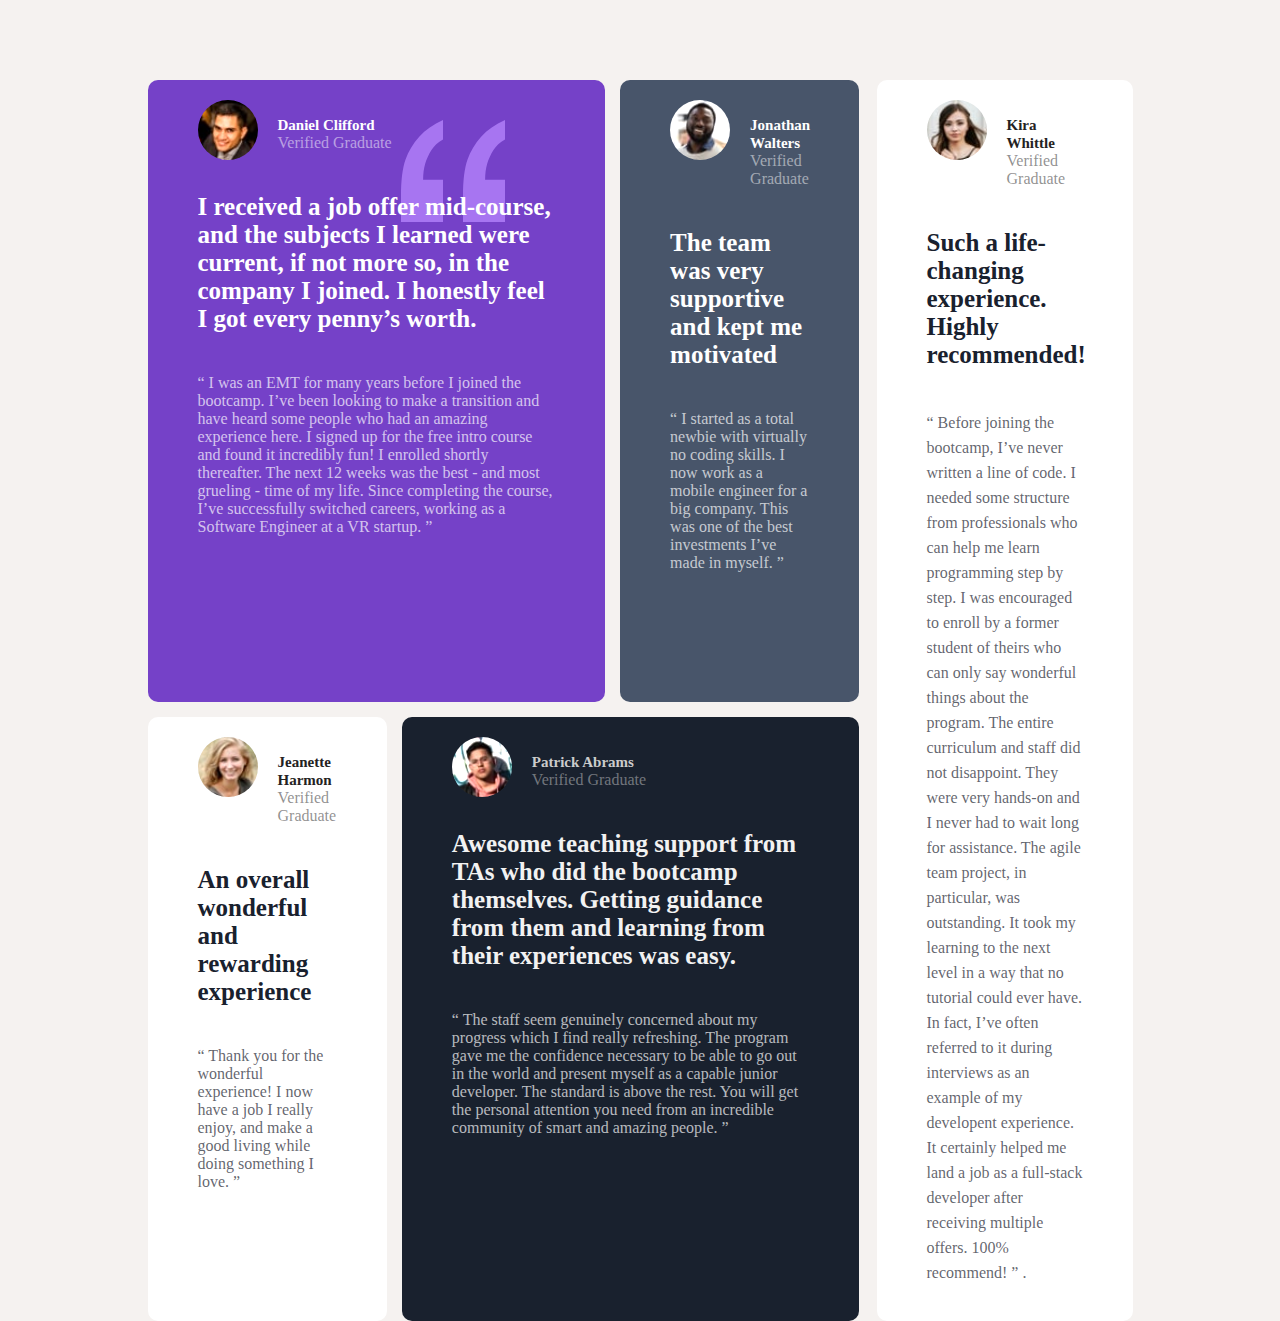
<file: assignement4-grids/index.html>
<!DOCTYPE html>
<html lang="en">

<head>
    <meta charset="UTF-8">
    <meta name="viewport" content="width=device-width, initial-scale=1.0">
    <title>Grids styling </title>
    <link rel="stylesheet" href="./index.css">
</head>

<body>
    <div class="main-content">
        <div class="left-container" style="background-color: rgb(245, 242, 240)">

            <div class="left-container-top">
                <div class="daniel-cliff">
                    <div class="profile-image">
                        <img src="./images/image-daniel.jpg" alt="">


                        <p style="color: hsla(0, 0%, 100% , 0.5); font-size: 13;"><span style="color: hsla(0, 0%, 100% , 1);">Daniel Clifford</span><br>Verified Graduate</p>

                    </div>
    
                    <div class="main-cont">
                        <p style="font-weight: bold; color:  hsl(0, 0%, 100%);">I received a job offer mid-course, and the subjects I learned were
                            current, if not more so,
                            in the company I joined. I honestly feel I got every penny’s worth.</p>
                    </div>
                    <div class="sub-cont">
                        <p style="color:  hsla(0, 0%, 100%, 0.7);">“ I was an EMT for many years before I joined the bootcamp.
                            I’ve been looking to make a
                            transition and have heard some people who had an amazing experience here. I signed up
                            for the free intro course and found it incredibly fun! I enrolled shortly thereafter.
                            The next 12 weeks was the best - and most grueling - time of my life. Since completing
                            the course, I’ve successfully switched careers, working as a Software Engineer at a VR
                            startup. ”
                        </p>
                    </div>
                </div>
                <div class="jonathan">
                    <div class="profile-image">
                        <img src="./images/image-jonathan.jpg" alt="">

                        <p style="color: hsla(0, 0%, 100% , 0.5); font-size: 13;"><span style="color: hsla(0, 0%, 100% , 1);">Jonathan Walters</span><br>Verified Graduate</p>

                    </div>
                    <div class="main-cont">
                        <p style="font-weight: bold; color:  hsl(0, 0%, 100%);">The team was very supportive and kept me motivated
                        </p>
                    </div>
                    <div class="sub-cont">
                        <p style="color: hsla(0, 0%, 100%,0.7);">“ I started as a total newbie with virtually no coding
                            skills. I now work as a mobile engineer
                            for a big company. This was one of the best investments I’ve made in myself. ”
                    </div>

                </div>
            </div>

            <div class="left-container-bottom">
                <div class="harmon">
                    <div class="profile-image">
                        <img src="./images/image-jeanette.jpg" alt="">
                        <p style="color: rgba(36, 34, 34 , 0.5); font-size: 13;"><span style="color: rgb(36, 34, 34);">Jeanette Harmon</span><br>Verified Graduate</p>
                    </div>
                    <div class="main-cont">
                        <p style="font-weight: bold; color: hsl(219, 29%, 14%);"> An overall wonderful and rewarding experience
                        </p>
                    </div>
                    <div class="sub-cont">
                        <p style="color: hsla(219, 29%, 14%, 0.7);"> “ Thank you for the wonderful experience! I now have a job I really enjoy, and make a good
                            living
                            while doing something I love. ”
                    </div>
                </div>
                <div class="patrick">
                    <div class="profile-image">
                        <img src="./images/image-patrick.jpg" alt="">
                        <p style="color: hsla(0, 0%, 80% , 0.5); font-size: 13;"><span style="color: hsla(0, 0%, 80% , 1);">Patrick Abrams</span><br>Verified Graduate</p>
                        
                    </div>
                    <div class="main-cont">
                        <p style="font-weight: bold; color:  hsl(0, 0%, 95%);">Awesome teaching support from TAs who did the bootcamp themselves.
                            Getting guidance from them and
                            learning from their experiences was easy.
                        </p>
                    </div>
                    <div class="sub-cont" style="color:  hsla(0, 0%, 100% , 0.7);">
                        <p>“ The staff seem genuinely concerned about my progress which I find really refreshing. The
                            program
                            gave me the confidence necessary to be able to go out in the world and present myself as a
                            capable
                            junior developer. The standard is above the rest. You will get the personal attention you
                            need from
                            an incredible community of smart and amazing people. ”
                        </p>
                    </div>
                </div>
            </div>
        </div>
        <div class="right-container">
            <div class="profile-image">
                <img src="./images/image-kira.jpg" alt="">
                <p style="color: rgba(36, 34, 34 , 0.5); font-size: 13;"><span style="color: rgb(36, 34, 34);">Kira Whittle</span><br>Verified Graduate</p>
            </div>
            <div class="main-cont">
                <p style="font-weight: bold;">Such a life-changing experience. Highly recommended!</p>
            </div>
            <div class="sub-cont">
                <p  class="right-sub-cont" style="color: hsla(219, 29%, 14%, 0.7); line-height: 25px;">“ Before joining the bootcamp, I’ve never written a line of code. I needed some structure from
                    professionals who can help me learn programming step by step. I was encouraged to enroll by a former
                    student of theirs who can only say wonderful things about the program. The entire curriculum and
                    staff
                    did not disappoint. They were very hands-on and I never had to wait long for assistance. The agile
                    team
                    project, in particular, was outstanding. It took my learning to the next level in a way that no
                    tutorial
                    could ever have. In fact, I’ve often referred to it during interviews as an example of my developent
                    experience. It certainly helped me land a job as a full-stack developer after receiving multiple
                    offers.
                    100% recommend! ”
                    .
                </p>
            </div>
        </div>
    </div>
</body>

</html>
</file>
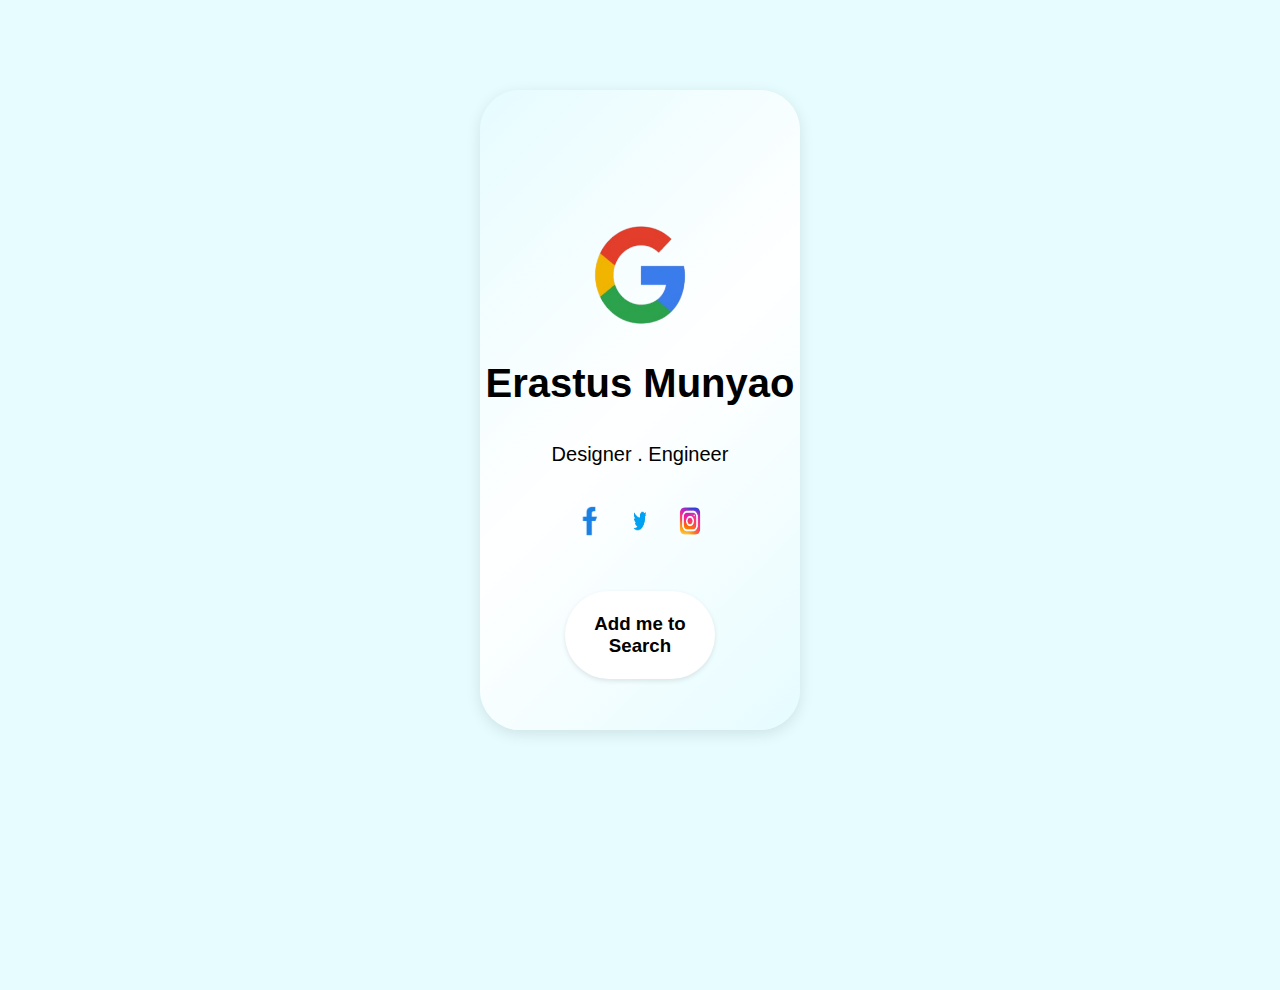
<file: Assignment2/assignment2-social-media/index.html>
<!DOCTYPE html>
<html lang="en">
<head>
    <meta charset="UTF-8">
    <meta name="viewport" content="width=device-width, initial-scale=1.0">
    <title>Web Design</title>
    <link rel="stylesheet" href="./index.css">
</head>
<body>
    <main>
        <div class="container">
          <a href="https://www.google.com/"><IMg class="google-image" src="./images/google.png"></IMg>  </a>
          <h1>Erastus Munyao</h1>
          <p>Designer  .  Engineer</p>
          <div class="social-media">
            <a href="https://www.facebook.com/"><img src="./images/facebook.png" alt=""></a>
            <a href="https://x.com/erastus_flutter"><img src="./images/twitter.png" alt=""></a>
            <a href="https://www.instagram.com/"><img src="./images/ig.png" alt=""></a>
          </div>
          <div class="add-me">
            <h3>Add me to Search</h3>
          </div>
        </div>
    </main>
</body>
</html>
</file>
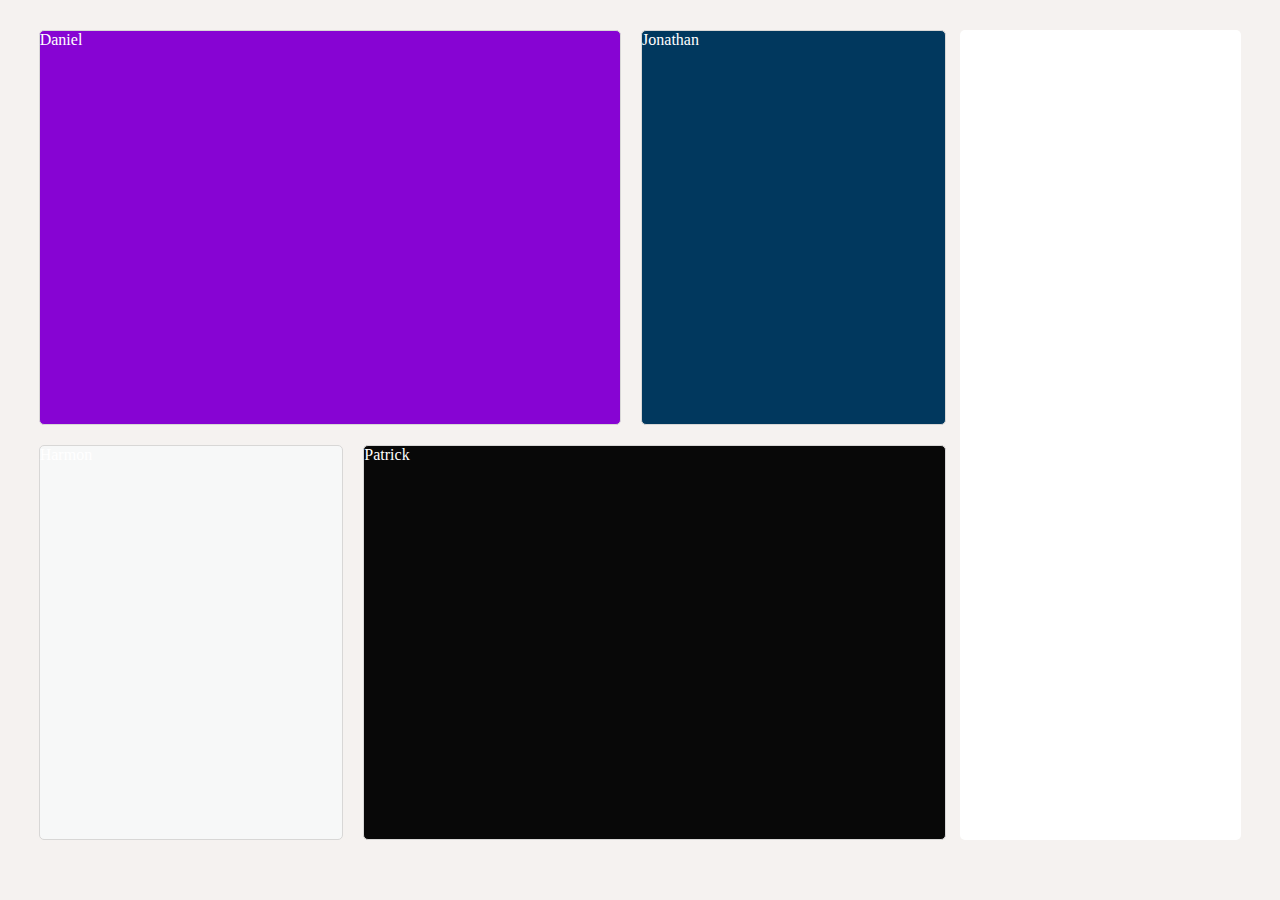
<file: Asssignment3/assignement3-grids/index.html>
<!DOCTYPE html>
<html lang="en">
<head>
    <meta charset="UTF-8">
    <meta name="viewport" content="width=device-width, initial-scale=1.0">
    <title>Grids styling </title>
    <link rel="stylesheet" href="./index.css">
</head>
<body>
    <div class="main-content">
        <div class="left-container" style="background-color: rgb(245, 242, 240)">

            <div class="left-container-top">
                <div class="daniel-cliff">Daniel</div>
            <div class="jonathan">Jonathan</div>
            </div>

            <div class="left-container-bottom">
                <div class="harmon">Harmon</div>
            <div class="patrick">Patrick</div>
            </div>
        </div>
        <div class="right-container" style="background-color: white;"></div>
    </div>
</body>
</html>
</file>
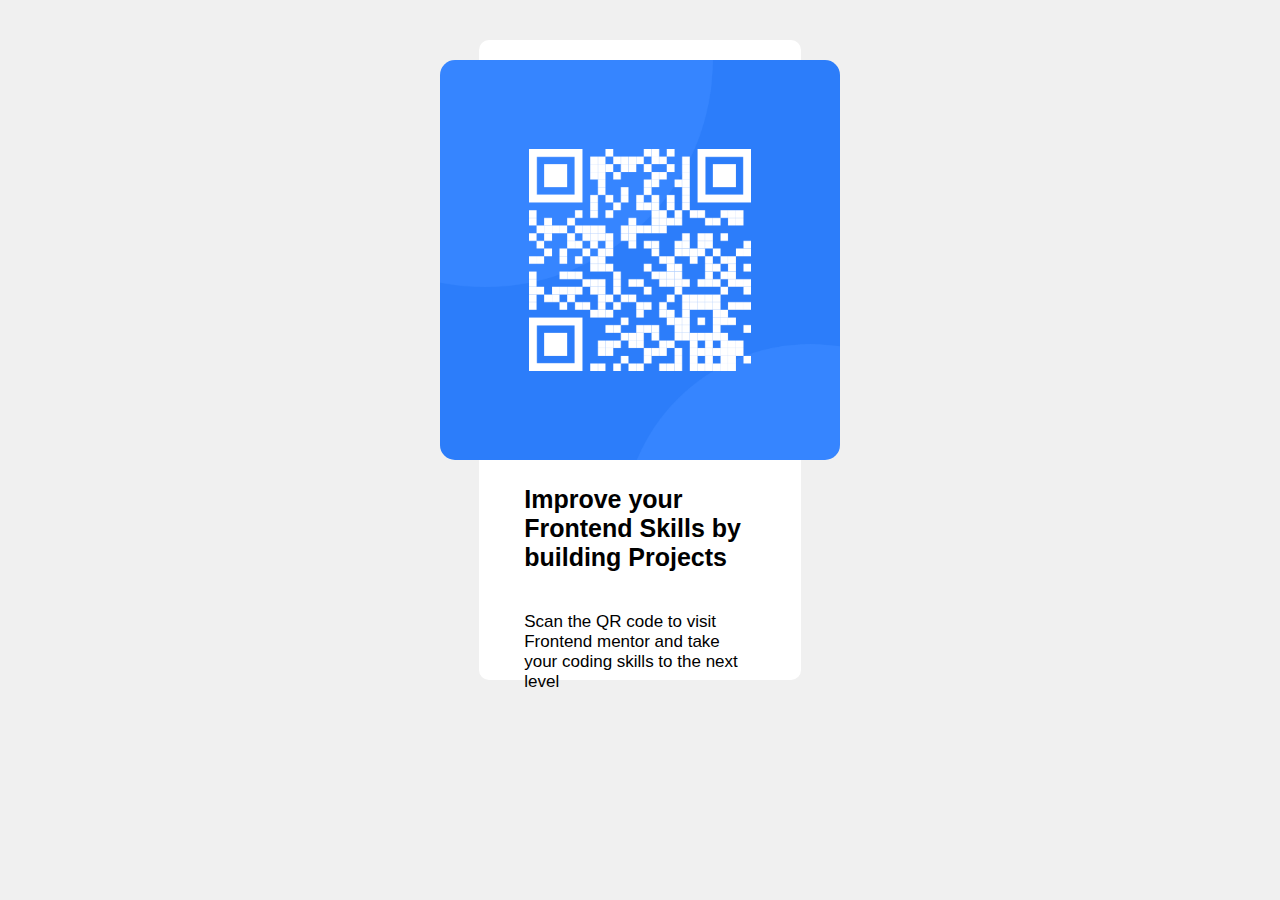
<file: Assignment1/qr_code.html>
<!DOCTYPE html>
<html lang="en">
<head>
    <meta charset="UTF-8">
    <meta name="viewport" content="width=device-width, initial-scale=1.0">
    <title>QR code</title>
    <link rel="stylesheet" href="./styles.css">
</head>
<body>
    <!--Main Content-->
    <main>
       <div class="main-container">
        <!--QR code -->
        <div class="qr-code-container"> 
                <img class="qr_code" src="./Assets/image-qr-code.png"  height="400px" width="400px" alt="QR code here ">
        </div>
            <!--Subheading and content-->
            <div class="content-words">
                <p><strong class="strong-heading">Improve your Frontend Skills by building Projects</strong> <br><br>
                    Scan the QR code to visit Frontend mentor and take your coding skills to the next level
                    </p>
            </div>
       </div>
    </main>
</body>
</html>
</file>
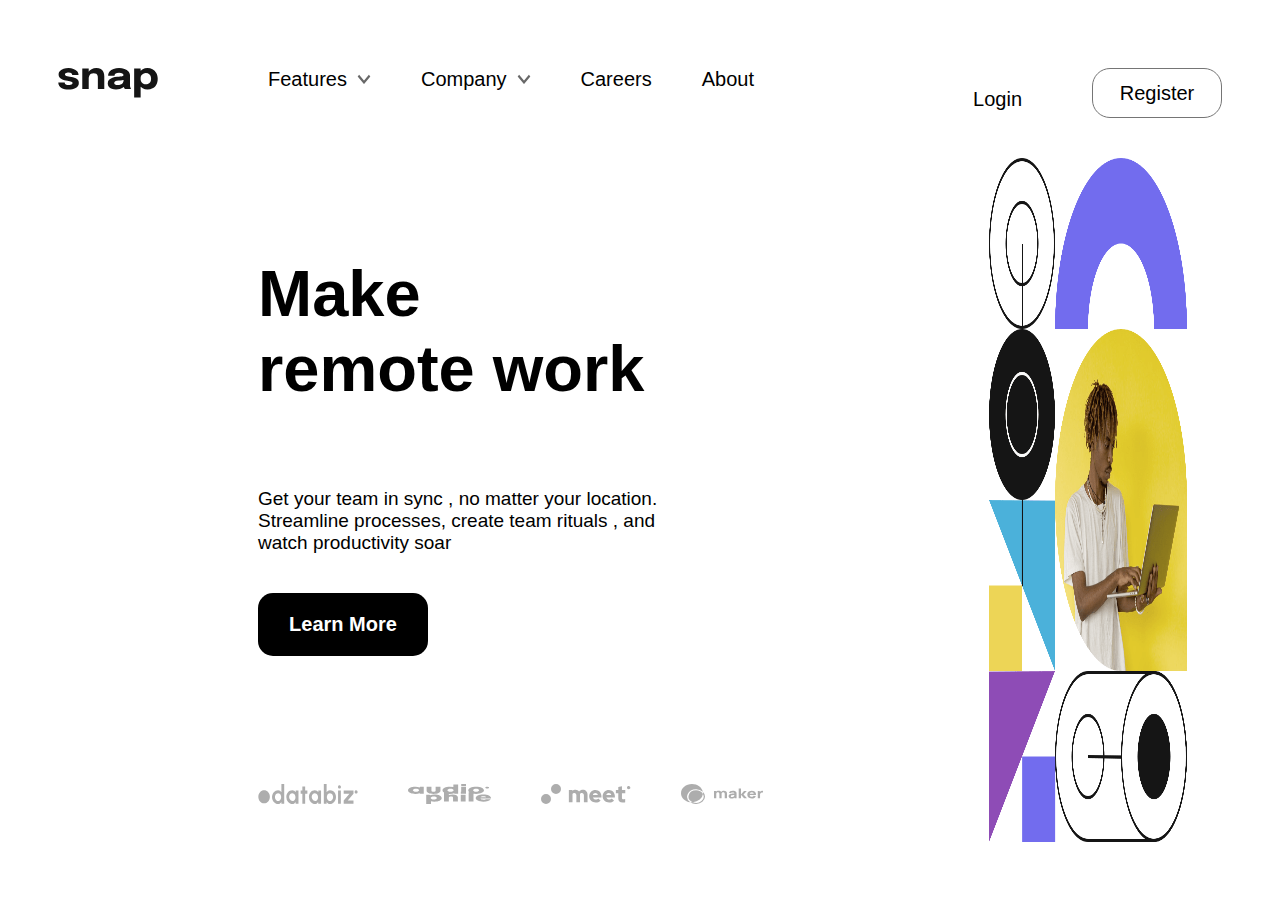
<file: assignment2-design3/home.html>
<!DOCTYPE html>
<html lang="en">
<head>
    <meta charset="UTF-8">
    <meta name="viewport" content="width=device-width, initial-scale=1.0">
    <title>Snap Remote Work</title>
    <link rel="stylesheet" href="./style.css">
</head>
<body>
    <!-- Header conent -->
    <header>
        <ul>
            <div class="details">
                <img class="logo-img" src="./images/logo.svg" alt="">
                <div class="features">
                    <li>Features</li>
                    <img src="./images/icon-arrow-down.svg" alt="">
                </div>
                <div class="company">
                    <li>Company</li>
                    <img src="./images/icon-arrow-down.svg" alt="">
                </div>
                <li>Careers</li>
                <li>About</li>
            </div>
            <div class="login-register">
                <p>Login</p>
                <button class="register-btn">Register</button>
            </div>
        </ul>
    </header>
    <!-- Main content -->
     <main>
        <div class="left-container">
            <div class="left-content">
            <h1 class="make-remote-work"> Make <br> remote work</h1>
            <p>Get your team in sync , no matter your location. <br>
                 Streamline processes, create team rituals , and <br>
                 watch productivity soar</p>
            <button class="learn-more-btn">Learn More</button>
            </div>
            <div class="client-icons">
                <img src="./images/client-databiz.svg" alt="databiz icon">
                <img src="./images/client-audiophile.svg" alt="audophile icon">
                <img src="./images/client-meet.svg" alt="client-meet icon">
                <img src="./images/client-maker.svg" alt="maker icon">
            </div>
        </div>
        <div class="right-container">
            <img src="./images/image-hero-desktop.png" alt="">
        </div>
     </main>
</body>
</html>
</file>
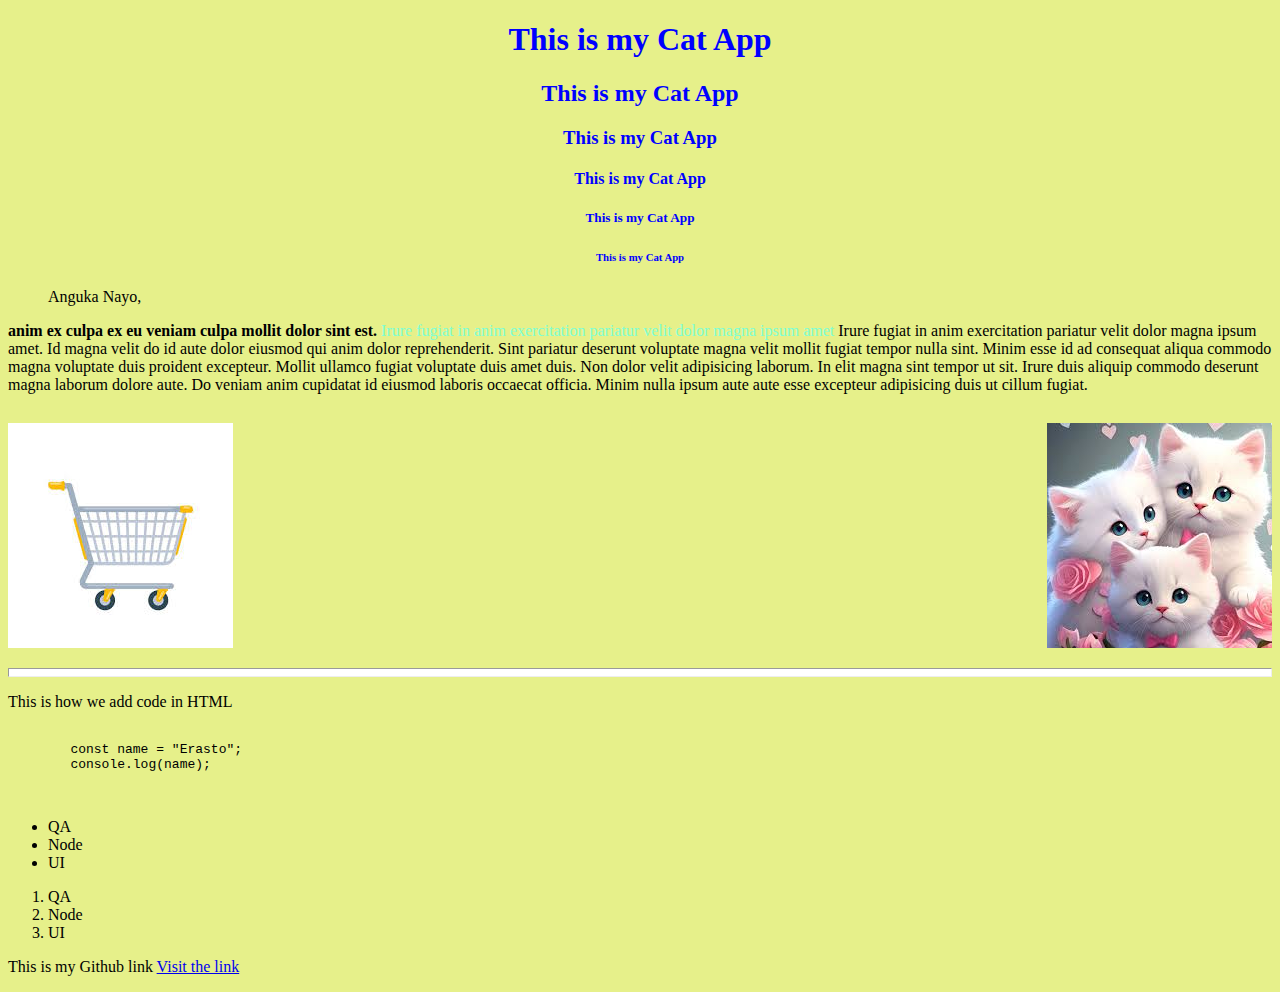
<file: Class time practice 1/basics.html>
<!DOCTYPE html>
<html lang="en">
<head>
    <meta charset="UTF-8">
    <meta name="viewport" content="width=device-width, initial-scale=1.0">
    <title>Document</title>
    <!-- Link css to html -->
     <link rel="stylesheet" href="./styles.css">
</head>
<body class="background-color">
    <!--headings-->
    <h1 style="text-align: center; color: blue;" > This is my Cat App</h1>
    <h2 style="text-align: center; color: blue;"> This is my Cat App</h2>
    <h3 style="text-align: center; color: blue;"> This is my Cat App</h3>
    <h4 style="text-align: center; color: blue;"> This is my Cat App</h4>
    <h5 style="text-align: center; color: blue;"> This is my Cat App</h5>
    <h6 style="text-align: center; color: blue;"> This is my Cat App</h6>
    <!-- Blockquote -->
     <blockquote>
        Anguka Nayo,
     </blockquote>
    <!-- Element -->
    <p>
        <!-- Nesting Html elements -->
        <strong>anim ex culpa ex eu veniam culpa mollit dolor sint est.</strong>  
        <span style="color: aquamarine;">Irure fugiat in anim exercitation pariatur velit dolor magna ipsum amet</span>
        Irure fugiat in anim exercitation pariatur velit dolor magna ipsum amet. Id magna velit do id aute dolor eiusmod qui anim dolor reprehenderit.

Sint pariatur deserunt voluptate magna velit mollit fugiat tempor nulla sint. Minim esse id ad consequat aliqua commodo magna voluptate duis proident excepteur. Mollit ullamco fugiat voluptate duis amet duis. Non dolor velit adipisicing laborum.

In elit magna sint tempor ut sit. Irure duis aliquip commodo deserunt magna laborum dolore aute. Do veniam anim cupidatat id eiusmod laboris occaecat officia. Minim nulla ipsum aute aute esse excepteur adipisicing duis ut cillum fugiat.</p>

<!-- Void elements-->
 <div class="image-wrapper">
    <img src="./images/download.jpeg" alt="This is an image">
    <img src="./images.jpeg" alt="">
 </div>
 <hr style="height: 7px; background-color: white;">
 <!-- Code block-->
  <p>This is how we add code in HTML</p>
  <pre>
    <code>
        const name = "Erasto";
        console.log(name);
    </code>
  </pre>
 <p class="date"></p>
 <!-- Nested elements-->
  <ul>
    <li>QA</li>
    <li>Node </li>
    <li>UI</li>
  </ul>
  <ol>
    <li>QA</li>
    <li>Node </li>
    <li>UI</li>
  </ol>

  <!--Links in HTML-->
  <p>This is my Github link <a href="https://www.github.Erasto-M"> Visit the link</a></p>

</body>
<!-- Script for js-->
<script>
    const date = new Date();
    const day = date.getDay();
    console.log(day);
</script>
</html>
</file>
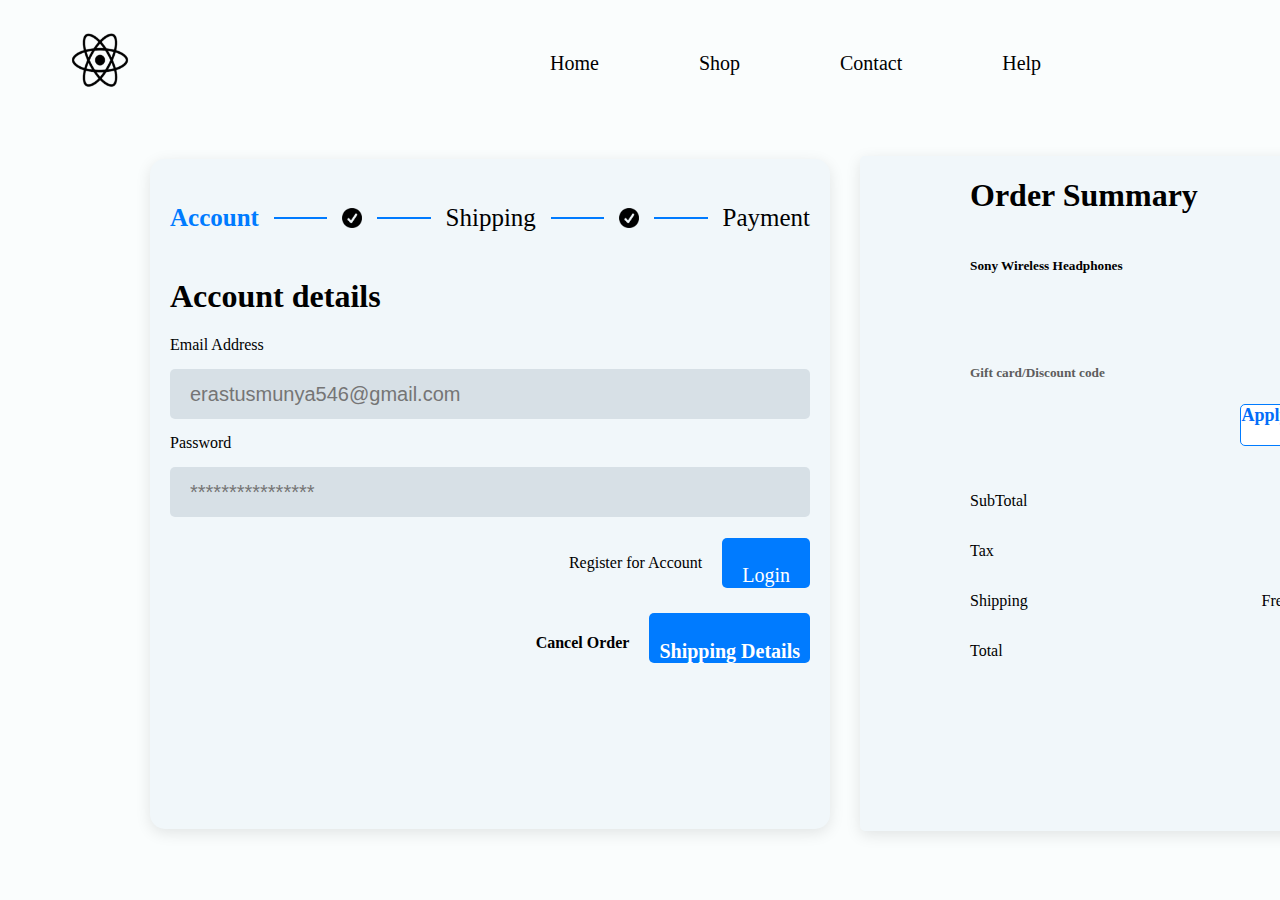
<file: Assignment2/assignment2-dashboard/dashboard.html>
<!DOCTYPE html>
<html lang="en">
<head>
    <meta charset="UTF-8">
    <meta name="viewport" content="width=device-width, initial-scale=1.0">
    <title>Account details Dashboard</title>
    <link href="https://fonts.googleapis.com/icon?family=Material+Icons" rel="stylesheet">
    <link rel="stylesheet" href="./dashboard.css">
</head>
<body>
    <div class="main-nav">
        <nav>
            <ul>
                <div class="logo">
                    <img src="./images/logo.png" alt="logo image">
                </div>
                <div class="list-items">
                    <li>Home</li>
                    <li>Shop</li>
                    <li>Contact</li>
                    <li>Help</li>
                </div>
                <div class="personal-info">
                    <div class="account-dropdown">
                            <p>Account</p>
                            <i class="material-icons">arrow_drop_down</i>
                    </div>
                    <div class="items-3">
                        <i class="material-icons">shopping_bag</i>
                        <p>3 items</p>
                </div>
                <div class="profile-image">
                    <img src="./images/profile-img.png" alt="">
                </div>
                </div>
            </ul>
        </nav>
        <main class="main-content">
            <div class="account-shipping">
                <div class="top-bar">
                    <p class="account-cont">
                        Account
                    </p>
                    <div class="trackLine"></div>
                    <img src="./images/checked-icon.png" alt="">
                    <div class="trackLine"></div>
                    <p>Shipping</p>
                    <div class="trackLine"></div>
                    <img src="./images/checked-icon.png" alt="">
                    <div class="trackLine"></div>
                    <p>Payment</p>
                </div>
                <h1>Account details</h1>
                <form action="" class="login-form">
                    <label for="email">Email Address</label>
                    <input type="email" name="email" id="email" placeholder="erastusmunya546@gmail.com">
                    <label for="password">Password</label>
                    <input type="password" name="password" id="password" placeholder="****************">
                    <div class="register-login">
                        <h4>Register for Account</h4>
                        <div class="login-button">
                            <h4>Login</h4>
                        </div>
                    </div>
                </form>
                <div class="shipping-details">
                    <h4>Cancel Order</h4>
                    <div class="shipping-button">
                        <h4>Shipping Details </h4>
                    </div>
                </div>
            </div>
            <div class="order-summary">
                <h1>Order Summary</h1>
                <div class="earphone"> 
                </div>
                <!-- Sony HeadPhones Section -->
                <div class="sony-headphones">
                    <div class="sony-headphones-currency-pounds">
                        <h5>Sony Wireless Headphones</h5>
                    <div class="currency-pound">
                        <i  class="material-icons">currency_pound</i>
                    <p>320.50</p>
                    </div>
                    </div>
                    <div class="add-and-subtract">
                        <div class="arithmetic-btn">
                            <h5>-</h5>
                        </div>
                        <h2>1</h2>
                        <div class="arithmetic-btn">
                            <h5>+</h5>
                        </div>
                    </div>
                </div>
                <h5 style="color: rgb(94, 93, 93);">Gift card/Discount code</h5>
                <div class="dicount-container">
                    <div class="blank-container"></div>
                    <div class="apply-button">
                        <h5>Apply</h5>
                    </div>
                </div>
                <!-- Subtotals and totals -->
                 <div class="subtotal">
                    <p>SubTotal</p>
                    <div class="currency-pound">
                        <i  class="material-icons">currency_pound</i>
                    <p>320.50</p>
                    </div>
                 </div>
                 <div class="subtotal">
                    <p>Tax</p>
                    <div class="currency-pound">
                        <i  class="material-icons">currency_pound</i>
                    <p>3.45</p>
                    </div>
                 </div>
                 <div class="subtotal">
                    <p>Shipping</p>
                    <div class="currency-pound">
                    <p>Free</p>
                    </div>
                 </div>
                 <div class="subtotal">
                    <p>Total</p>
                    <div class="currency-pound">
                        <i  class="material-icons">currency_pound</i>
                    <p>320.50</p>
                    </div>
                 </div>
            </div>
        </main>
    </div>
</body>
</html>
</file>
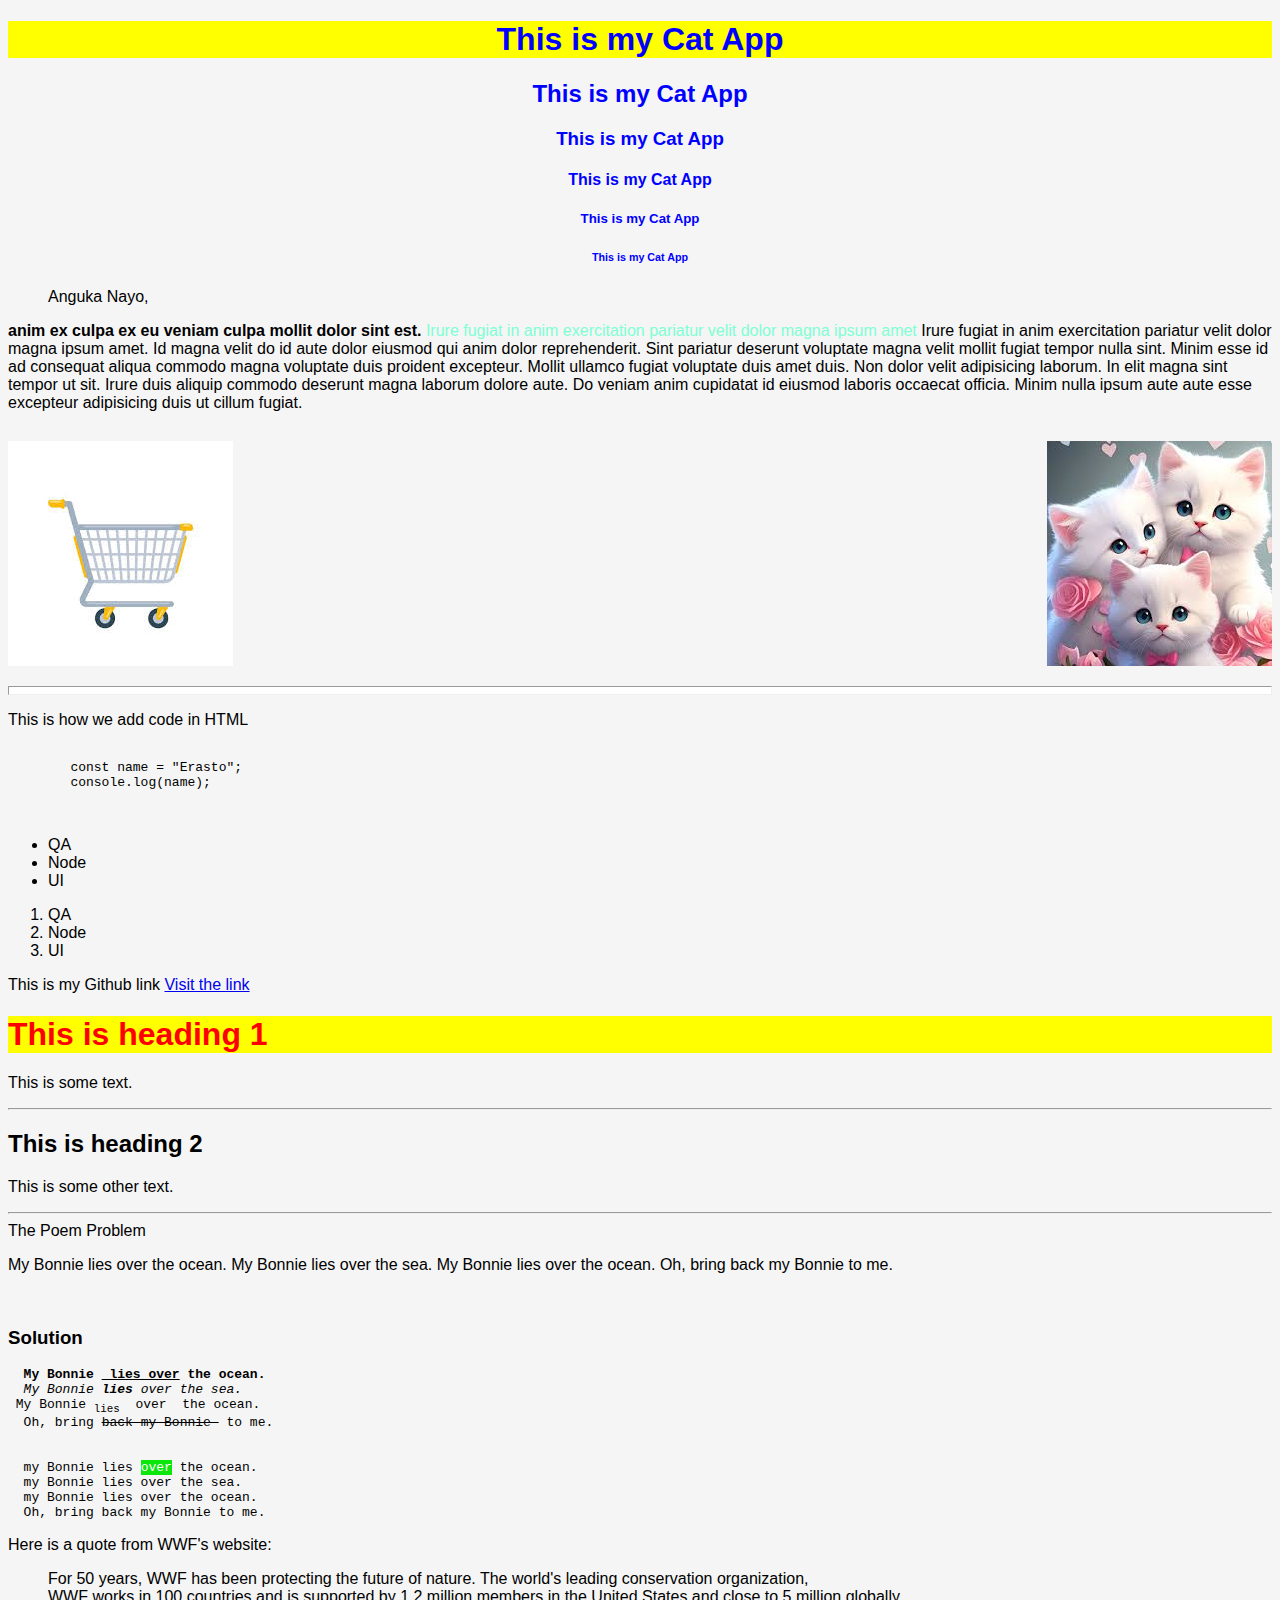
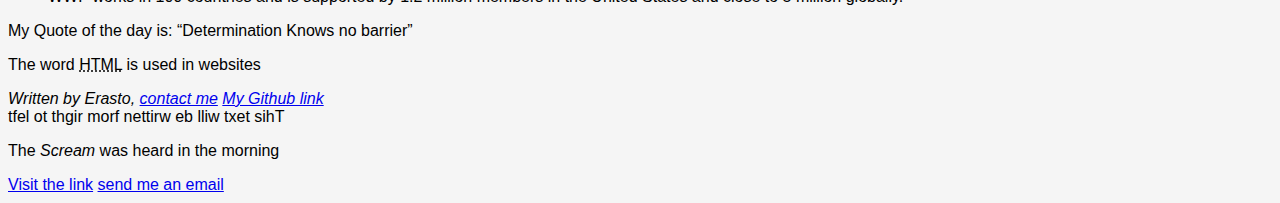
<file: ClassTime_practice/day1_html_basics/basics.html>
<!DOCTYPE html>
<html lang="en">
<head>
    <meta charset="UTF-8">
    <meta name="viewport" content="width=device-width, initial-scale=1.0">
    <title>Document</title>
    <!-- Link css to html -->
     <link rel="stylesheet" href="./styles.css">
     <!--Internal Css-->
     <style>
      h1{
        color: red;
        background-color: yellow;
      }
     </style>
</head>
<body>
    <!--headings-->
    <h1 style="text-align: center; color: blue;" > This is my Cat App</h1>
    <h2 style="text-align: center; color: blue;"> This is my Cat App</h2>
    <h3 style="text-align: center; color: blue;"> This is my Cat App</h3>
    <h4 style="text-align: center; color: blue;"> This is my Cat App</h4>
    <h5 style="text-align: center; color: blue;"> This is my Cat App</h5>
    <h6 style="text-align: center; color: blue;"> This is my Cat App</h6>
    <!-- Blockquote -->
     <blockquote>
        Anguka Nayo,
     </blockquote>
    <!-- Element -->
    <p>
        <!-- Nesting Html elements -->
        <strong>anim ex culpa ex eu veniam culpa mollit dolor sint est.</strong>  
        <span style="color: aquamarine;">Irure fugiat in anim exercitation pariatur velit dolor magna ipsum amet</span>
        Irure fugiat in anim exercitation pariatur velit dolor magna ipsum amet. Id magna velit do id aute dolor eiusmod qui anim dolor reprehenderit.

Sint pariatur deserunt voluptate magna velit mollit fugiat tempor nulla sint. Minim esse id ad consequat aliqua commodo magna voluptate duis proident excepteur. Mollit ullamco fugiat voluptate duis amet duis. Non dolor velit adipisicing laborum.

In elit magna sint tempor ut sit. Irure duis aliquip commodo deserunt magna laborum dolore aute. Do veniam anim cupidatat id eiusmod laboris occaecat officia. Minim nulla ipsum aute aute esse excepteur adipisicing duis ut cillum fugiat.</p>

<!-- Void elements-->
 <div class="image-wrapper">
    <img src="./images/download.jpeg" alt="This is an image">
    <img src="./images.jpeg" alt="">
 </div>
 <hr style="height: 7px; background-color: white;">
 <!-- Code block-->
  <p>This is how we add code in HTML</p>
  <pre>
    <code>
        const name = "Erasto";
        console.log(name);
    </code>
  </pre>
 <p class="date"></p>
 <!-- Nested elements-->
  <ul>
    <li>QA</li>
    <li>Node </li>
    <li>UI</li>
  </ul>
  <ol>
    <li>QA</li>
    <li>Node </li>
    <li>UI</li>
  </ol>

  <!--Links in HTML-->
  <p>This is my Github link <a href="https://www.github.Erasto-M" target="_blank"> Visit the link</a></p>
  <!--Horizontal lines-->
  <h1>This is heading 1</h1>
  <p>This is some text.</p>
<hr>
<h2>This is heading 2</h2>
<p>This is some other text.</p>
<hr>The Poem Problem</h3>
<p>
  My Bonnie lies over the ocean.

  My Bonnie lies over the sea.

  My Bonnie lies over the ocean.

  Oh, bring back my Bonnie to me.
</p>
<br>
<h3>Solution</h3>
<pre>
  <b>My Bonnie <ins> lies over</ins> the ocean.</b>
  <i>My Bonnie <strong>lies</strong> over the sea.</i>
 My Bonnie <sub>lies</sub>  over  the ocean.
  Oh, bring <del>back my Bonnie </del> to me.
  <br>
  my Bonnie lies <mark style="color: white; background-color: rgb(11, 230, 11);">over</mark> the ocean.
  my Bonnie lies over the sea.
  my Bonnie lies over the ocean.
  Oh, bring back my Bonnie to me.
</pre>
<!--Quotations-->
<p>Here is a quote from WWF's website:</p>
<blockquote cite="http://www.worldwildlife.org/who/index.html">
  For 50 years, WWF has been protecting the future of nature. The world's leading conservation organization, <br>
   WWF works in 100 countries and is supported by 1.2 million members in the United States and close to 5 million globally.
</blockquote>
<p>My Quote of the day is: <q>Determination Knows no barrier</q></p>
<p>The word <abbr title="Hyper Text Markup Language">HTML</abbr> is used in websites</p>
<address>
  Written by Erasto, <a href="mailto: erastusmunya2022@gmail.com">
  contact me</a>
  <a href="https://www.github.com/Erasto-M">My Github link
  </a>
  
</address>
<bdo dir="rtl">This text will be written from right to left</bdo>

<p>The <cite>Scream</cite> was heard in the morning</p>
<a href="https://www.github.Erasto-M" target="_parent"> Visit the link</a>
<a href="mailto: erastusmunyao2022@gmail.com">send me an email</a>

</body>
<!-- Script for js-->
<script>
    const date = new Date();
    const day = date.getDay();
    console.log(day);
</script>
</html>
</file>
<file: assignement4-grids/index.css>
body {
    background-color: rgb(245, 242, 240);
}

.main-content {
    display: grid;
    grid-template-columns: 55vw 20vw;
    height: 75vh;
    column-gap: 25px;
    justify-content: center;
    margin-top: 80px;
    margin-left: 200px;
    margin-right: 200px;
}

.main-content div {
    border-radius: 10px;
}

.left-container {
    display: grid;
    row-gap: 15px;
}

.left-container-top {
    display: grid;
    grid-template-columns: 65% 34%;
    column-gap: 15px;

}

.left-container-bottom {
    display: grid;
    grid-template-columns: 34% 65%;
    column-gap: 15px;
}

.left-container-bottom div,
.left-container-top div {
    border-radius: 10px;

}

.daniel-cliff {
    background-color: hsl(263, 55%, 52%);
    color: white;
    padding: 20px 50px 20px 50px;
    display: flex;
    flex-direction: column;
    background-image: url(./images/bg-pattern-quotation.svg);
    background-repeat: no-repeat;
    background-position: top right;
    background-position: top calc(40px) right calc(100px);
    background-size: auto;
}

.daniel-cliff div {
    border: none;
}

.jonathan {
    background-color: hsl(217, 19%, 35%);
    color: white;
    padding: 20px 50px 20px 50px;
    display: flex;
    flex-direction: column;
}

.jonathan div {
    border: none;
}

.harmon {
    background-color: hsl(0, 0%, 100%);
    color: hsl(219, 29%, 14%);
    padding: 20px 50px 20px 50px;
    display: flex;
    flex-direction: column;
}

.harmon div {
    border: none;
}

.patrick {
    background-color: hsl(219, 29%, 14%);
    color: white;
    padding: 20px 50px 20px 50px;
    display: flex;
    flex-direction: column;

}

.patrick div {
    border: none;
}

/* Right container */
.right-container {
    background-color: hsl(0, 0%, 100%);
    padding: 20px 50px 20px 50px;
    display: flex;
    flex-direction: column;
    color: hsl(219, 29%, 14%);
    
}


/* Styliing the top of the grids */
.profile-image {
    display: flex;
    flex-direction: row;
    gap: 20px;
}

.profile-image img {
    border-radius: 40px;
    height: 60px;
    width: 60px;
    filter: brightness(1.2);
}

span {
    font-weight: bold;
    font-size: 15px;
}
.main-cont{
    font-weight: bold;
    font-size: 25px;
}

/* ResponsiveNess using Mediaquery for devices less than 1200x */

@media (max-width: 1200px){
    .main-content{
        display: grid;
        grid-template-columns: 1fr 1fr;
        margin-left: 5px;
        margin-right: 5px;
        height: auto;
    }
    .left-container-top, .left-container-bottom{
        grid-template-columns: 1fr;
        row-gap: 5px;
    }
    .left-container , .right-container{
        padding: 5px;
    }
    .daniel-cliff , .jonathan , .harmon , .patrick ,.right-container{
        padding: 20px;
    }
    .profile-image img{
        height: 70px;
        width: 70px;
    }
     span{
        font-size: 20px;
     }
     .main-cont{
        font-size: 17px;
     }
     .sub-cont{
        font-size: 18px;
     }
}
/* for devices less that 768 */
@media (max-width: 768px){
    .main-content{
        display: grid;
        grid-template-columns: 1fr;
        margin-left: 20px;
        margin-right: 20px;
        height: auto;
    }
    .left-container-top, .left-container-bottom{
        grid-template-columns: 1fr;
        row-gap: 20px;
    }
    .left-container , .right-container{
        padding: 15px;
    }
    .daniel-cliff , .jonathan , .harmon , .patrick ,.right-container{
        padding: 20px;
    }
    .profile-image img{
        height: 50px;
        width: 50px;
    }
     span{
        font-size: 14px;
     }
     .main-cont{
        font-size: 14px;
     }
     .sub-cont{
        font-size: 16px;
     }
}
</file>
<file: Assignment2/assignment2-social-media/index.css>
body{
    background-color: #e6fcff;
    font-family: Arial, sans-serif;
    margin: 0;
    padding: 0;
    height: 100vh;
    justify-content: center;
}
.container{
    height: 60vh;
    width: 25vw;
    margin: auto;
    background: linear-gradient(135deg, #e6fcff, #ffffff,#e6fcff);
    border-radius: 40px;
    margin-top: 90px;
    box-shadow: 0 4px 15px rgba(0, 0, 0, 0.1);
    align-items: center;
    display: flex;
    flex-direction: column;
    padding-top: 100px;
    justify-content: space-evenly;
    position: relative;

    
}
 
 .google-image{
    width: 110px;
    height: 110px;
    margin-top: 30px;
    align-self: center;
    cursor: pointer;

}
.container h1{
    font-size: 40px;
    color: black;
    font-weight: bolder;
    
}
.container p{
    font-size: 20px;
    color: black;
    margin-top: 10px;
}
.social-media{
    display: flex;
    flex-direction: row;
    justify-content: center;
    gap: 20px;
    margin-top: 20px;

    
}
.social-media img{
    width: 30px;
    height: 30px;
    cursor: pointer;
}
.add-me{
    justify-content: center;
    margin: auto;
    background-color: white;
    padding: 3px;
    width: 45%;
    text-align: center;
    border-radius: 150px;
    box-shadow: 0 2px 5px rgba(0, 0, 0, 0.1);
    transition: background-color 0.3s, transform 0.2s;
}

.add-me:hover{
    background-color:#f0f0f0;
    transform: translateY(-2px);
}
</file>
<file: Asssignment3/assignement3-grids/index.css>
body{
    background-color: rgb(245, 242, 240);

}
.main-content{
    display: grid;
    grid-template-columns:   70vw 22vw;
    height: 90vh;
    column-gap: 25px;
    border-radius: 5px;
    justify-content: center;
    margin-top: 30px;
}
.main-content  div{
    border-radius: 5px;
}
.left-container{
    display: grid;
    row-gap: 20px;
}
.left-container-top{
    display: grid;
    grid-template-columns: 65% 34%;
   
    column-gap: 20px;
    
}
.left-container-bottom{
    display: grid;
    grid-template-columns: 34%  65% ;
    column-gap: 20px;
    
   
}
.left-container-bottom div , .left-container-top div {
    border: 1px solid rgb(216, 215, 214);
    border-radius: 5px;
    color: white;
}
.daniel-cliff{
    background-color: rgb(135, 4, 211);
}
.jonathan{
    background-color: rgb(1, 56, 94);
}
.harmon{
    background-color: rgb(247, 248, 248);
}
.patrick{
    background-color: rgb(8, 8, 8);
}
</file>
<file: Assignment1/styles.css>
body{
    background-color: #f0f0f0;
    padding: 0;
    margin: 0;
    font-size: 16px;
    font-family: Arial, sans-serif;
}
.main-container{
    flex-direction: column;
    align-items: center;
    justify-content: space-between;
    width: 22%;
    background-color: rgb(255, 255, 255);
    height: 600px;
    margin: 40px auto;
    padding: 20px;
    border-radius: 10px;
    box-shadow: 0 4 10px rgba(0, 0, 0, 0.1);
    
}
.qr-code-container{
    display: flex;
    justify-content: center;
    align-items: center;
    margin-bottom: 20px;
}
.qr_code{
    border-radius: 15px;
    margin: 0 auto;
    align-items: center;
}


.content-words{
    margin: 25px;
    font-size: 17px;
}
.strong-heading{
    font-size: 25px;
    font-weight: bold;
    display: block;
}

/* Responsive design*/
@media screen and (max-width: 768px){
    .main-container {
        width: 90%;
        padding: 15px; 
    }
    .content-words {
        font-size: 14px; 
    }
    .strong-heading {
        font-size: 18px;
    }
    .qr_code {
        max-width: 150px; 
    }

}
</file>
<file: assignment2-design3/style.css>
body{
    font-family: Arial, sans-serif;
    background-color: white;
}
/* Header  styling  */
header{
    background-color: white;
    padding: 20px 30px 20px 30px;
    margin: 0;
    height: 10vh;
}
ul{
    display: flex;
    flex-direction: row;
    justify-content: space-between;
    padding: 20px;
    font-size: 20px;
}
.logo-img{
    width: 100px;
    height: 30px;
    margin-right: 60px;
}
li{
    list-style-type: none;
}
.details{
    display: flex;
    flex-direction: row;
    justify-content: space-evenly;
    gap: 50px;
}
.features{
    display: flex;
    flex-direction: row;
    gap: 10px;
}
.features img{
    width: 14px;
    height: 10px;
    position: relative;
    top: 6px;
}
.company{
    display: flex;
    flex-direction: row;
    gap: 10px;
}
.company img{
    width: 14px;
    height: 10px;
    position: relative;
    top: 6px;
}
/* Login - register part */
.login-register{
    display: flex;
    flex-direction: row;
    justify-content: space-between;
    gap: 70px;
}
.register-btn{
    background-color: white;
    border:  1px solid rgb(117, 117, 117);
    padding-left: 20px;
    padding-right: 20px;
    border-radius: 18px;
    height: 50px;
    width: 130px;
   font-size: 20px;
}


/* Main Content Styling */
main{
display: flex;
flex-direction: row;
justify-content: space-evenly;
gap: 2%;
}
.left-container{
 height: 80vh;
 width: 40%;
 border-radius: 20px;
 background-color: white;
 padding: 10px 0px 30px 250px;
 display: flex;
 flex-direction: column;
 justify-content: space-around;
}
.left-content{
    display: flex;
    flex-direction: column;
    gap: 20px;
}
.left-container h1{
    font-size: 65px;
    font-weight: bold;
}
.left-container p{
    font-size: 19px;
      
}
.learn-more-btn{
    background-color: black;
    color: white;
    border: none;
    font-weight: bold;
    font-size: 20px;
    padding: 20px 30px 20px 30px;
    border-radius: 15px;
    width: 170px;
}

.right-container{
height: 80vh;
width: 50%;
padding-right: 100px;
background-color: white;
border-radius: 20px;
padding: 20px 0px  20px 200px;
justify-content: center;
align-items: center;
}
.right-container img{
    height: 76vh;
    width: 70%;
    align-self: center;
}
.client-icons{
    display: flex;
    flex-direction: row;
    gap: 50px;
}
.client-icons img{
    width: 100px;
    height: 20px;
}
</file>
<file: Class time practice 1/styles.css>
.background-color{
    background-color: #e6f08a;
}
.image-wrapper{
    width: 100%;
    height: 250px;
    display: flex;
    flex-direction: row;
    column-gap: 30%;
    align-items: center;
    justify-content: space-between;
}
</file>
<file: Assignment2/assignment2-dashboard/dashboard.css>
body{
   background-color: rgb(250, 253, 253); 
   padding: 0;
   margin: 0;
}
header{
    display: flex;
    flex-direction: row;
    height: 15vh;
    width: 100%;
    justify-content: space-between;
    background-color: #fcfbfb;
    box-shadow: 0 4px 15px rgba(0, 0, 0, 0.1);
}
.logo img{
    width: 60px;
    height: 60px;
    margin: 10px;
    margin-right: 400px;

}
ul{
    display: flex;
    flex-direction: row;
    gap: 20px;
    margin: 20px;
    justify-content: space-between;
}

.list-items{
    display: flex;
    flex-direction: row;
    gap: 100px;
    margin: auto;
    margin-right: 300px;
    font-size: 20px;
    font-weight: 400;
    justify-content: space-between;
    list-style-type: none;
}
.personal-info{
    display: flex;
    flex-direction: row;
    gap: 30px;
    font-size: 20px;
    font-weight: 400;
    margin: auto;

}
.account-dropdown{
    display: flex;
    flex-direction: row;
    gap: 10px;
}
.items-3{
    display: flex;
    flex-direction: row;
    gap: 10px;
}
.profile-image img{
    width: 40px;
    height: 40px;
    border-radius: 50%;
    margin: 10px;
    border: 1px solid black;
}

/* main content */
.main-content{
    display: flex;
    flex-direction: row;
    gap: 30px;
    padding: 20px;
    align-items: center;
}
.account-shipping{
    display: flex;
    flex-direction: column;
    height: 70vh;
    width: 50vw;
    background-color: #f1f7fa;
    border-radius: 15px;
    margin-left: 130px;
    margin-top: 10px;
    box-shadow: 0 4px 15px rgba(0, 0, 0, 0.1);
    padding: 20px;
    
}
.order-summary{
    display: flex;
    flex-direction: column;
    height: 75vh;
    width: 25vw;
    background-color: #f1f7fa;
    border-radius: 5px;
    margin-top: 10px;
    margin-right: 50px;
    box-shadow: 0 4px 15px rgba(0, 0, 0, 0.1);
    padding: 0 110px 0 110px;
}
.top-bar{
    display: flex;
    flex-direction: row;
    gap: 15px;
    align-items: center;
    justify-content:space-between ;
    font-size: 25px;
    
}
.trackLine{
    height: 2px;
    width: 100px;
    background-color: #007bff;
}
.account-shipping img{
    height: 20px;
    width: 20px;
}
.account-cont {
    color: #007bff;
    font-weight: 600;
}

.login-form{
    display: flex;
    flex-direction: column;
    gap: 15px;
}
.login-form input[type = 'email'], input[type='password']{
    height: 50px;
    border-radius: 5px;
    background-color: #d7e0e6;
    border: none;
    padding: 0 20px 0 20px ;
    font-size: 20px;
}
.register-login{
    display: flex;
    flex-direction: row;
    align-items: center;
    justify-content: end;
    gap: 20px;
}
.register-login h4{
    font-size: 18;
    font-weight: 400;
    text-align: center;
}
.login-button{
    align-items: center;
    background-color: #007bff;
    border-radius: 5px;
    padding: 0 20px 0 20px ;
    border: none;
    text-align: center;
    color: white;
    height: 50px;
    font-size: 20px;
    font-weight: bold;
    
}
.login-button p ,.shipping-button p {
    margin: auto;
    align-items: center;
    text-align: center;
    font-weight: bold;
    font-size: 30px;

}
.shipping-details{
    display: flex;
    flex-direction: row;
    gap: 20px;
    padding: 20px 0 20px 300px ;
    justify-content: end;
}
.shipping-button{
    align-items: center;
    background-color:#007bff;
    border-radius: 5px;
    padding: 0 10px 0 10px ;
    text-align: center;
    color: white;
    border: none;
    font-weight: bold;
    font-size: 20px;
    height: 50px; 
}

/* order summary container */

.earphone img{
    height: 150px;
    width: 150px;
    align-items: center;
    margin-left: 200px;
    
}
.sony-headphones{
    display: flex;
    flex-direction: row;
    justify-content: space-between;

}
.sony-headphones-currency-pounds{
    display: flex;
    flex-direction: column;
    align-items: start;
    justify-self: center;
}
.sony-headphones-currency-pounds p{
    font-size: 15px;
    font-weight: 100;

}
.currency-pound{
    display: flex;
    flex-direction: row; 
}
.arithmetic-btn{
    background-color: #d7e0e6;
    text-align: center;
    padding: 5px 20px 5px  20px ;
    height: 50px;
    border-radius: 3px;
    font-size: 15px;
    font-weight: bold;
    align-items: center;
    border: none;
}
.add-and-subtract{
    display: flex;
    flex-direction: row;
    gap: 25px;
    margin-left: 120px;
    margin-top: 20px;
}

/* Apply Discount container */
.dicount-container{
    display: flex;
    flex-direction: row;
    gap: 20px;
    justify-content: space-between;
    margin-bottom: 30px;
}
.dicount-container input[type = 'text']{
    width: 70%;
    height: 40px;
    border: none;
    padding-left: 20px;
    background-color: #d7e0e6;  
}
.apply-button{
    width: 15%;
    height: 40px;
    border: 1px solid #007bff;
    border-radius: 5px;
    background-color: white;
}
.apply-button h5{
    margin: auto;
    font-size: 18px;
    font-weight: bold;
    text-align: center;
    color:rgb(3, 109, 248);
}
.subtotal{
    display: flex;
    flex-direction: row;
    justify-content: space-between;
}
</file>
<file: ClassTime_practice/day1_html_basics/styles.css>
.background-color{
    background-color: #e6f08a;
}
.image-wrapper{
    width: 100%;
    height: 250px;
    display: flex;
    flex-direction: row;
    column-gap: 30%;
    align-items: center;
    justify-content: space-between;
}

body{
    font-family: 'Roboto', sans-serif;
    background-color: #f5f5f5;
    
}
</file>
